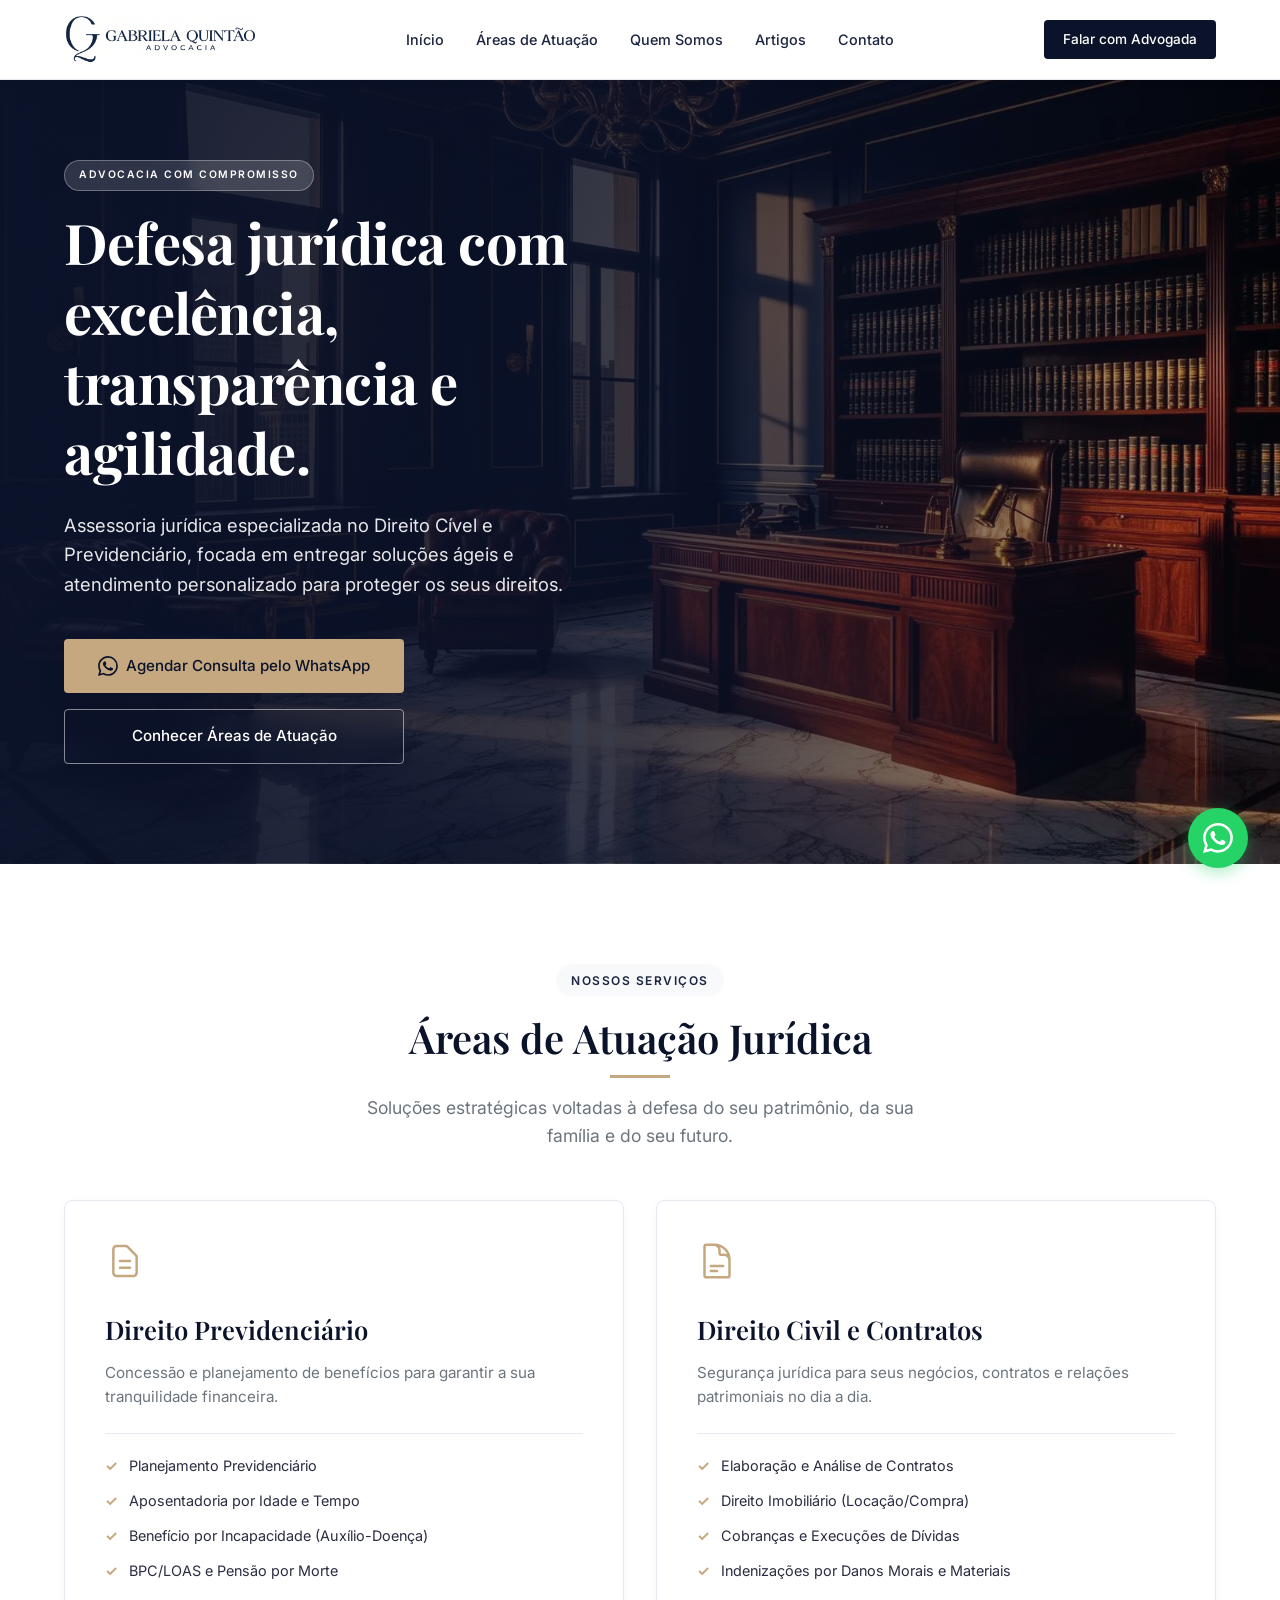
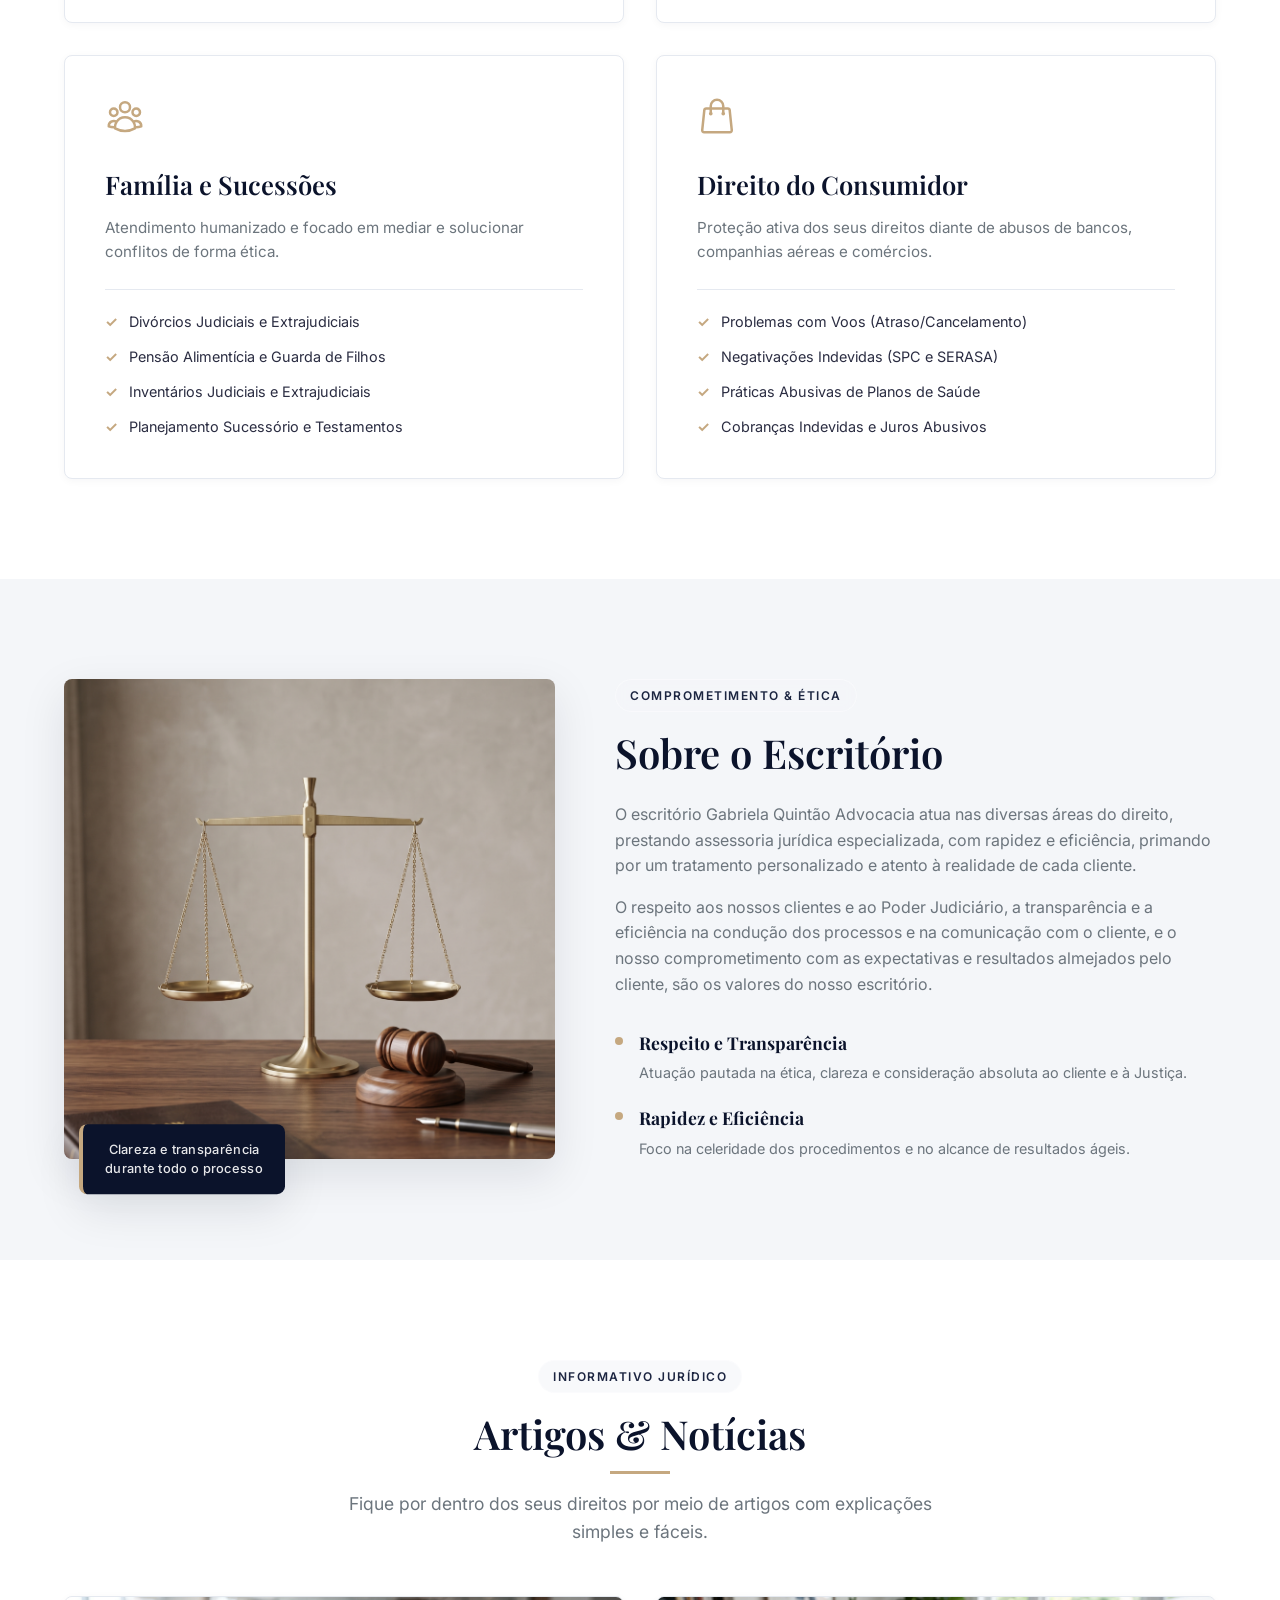
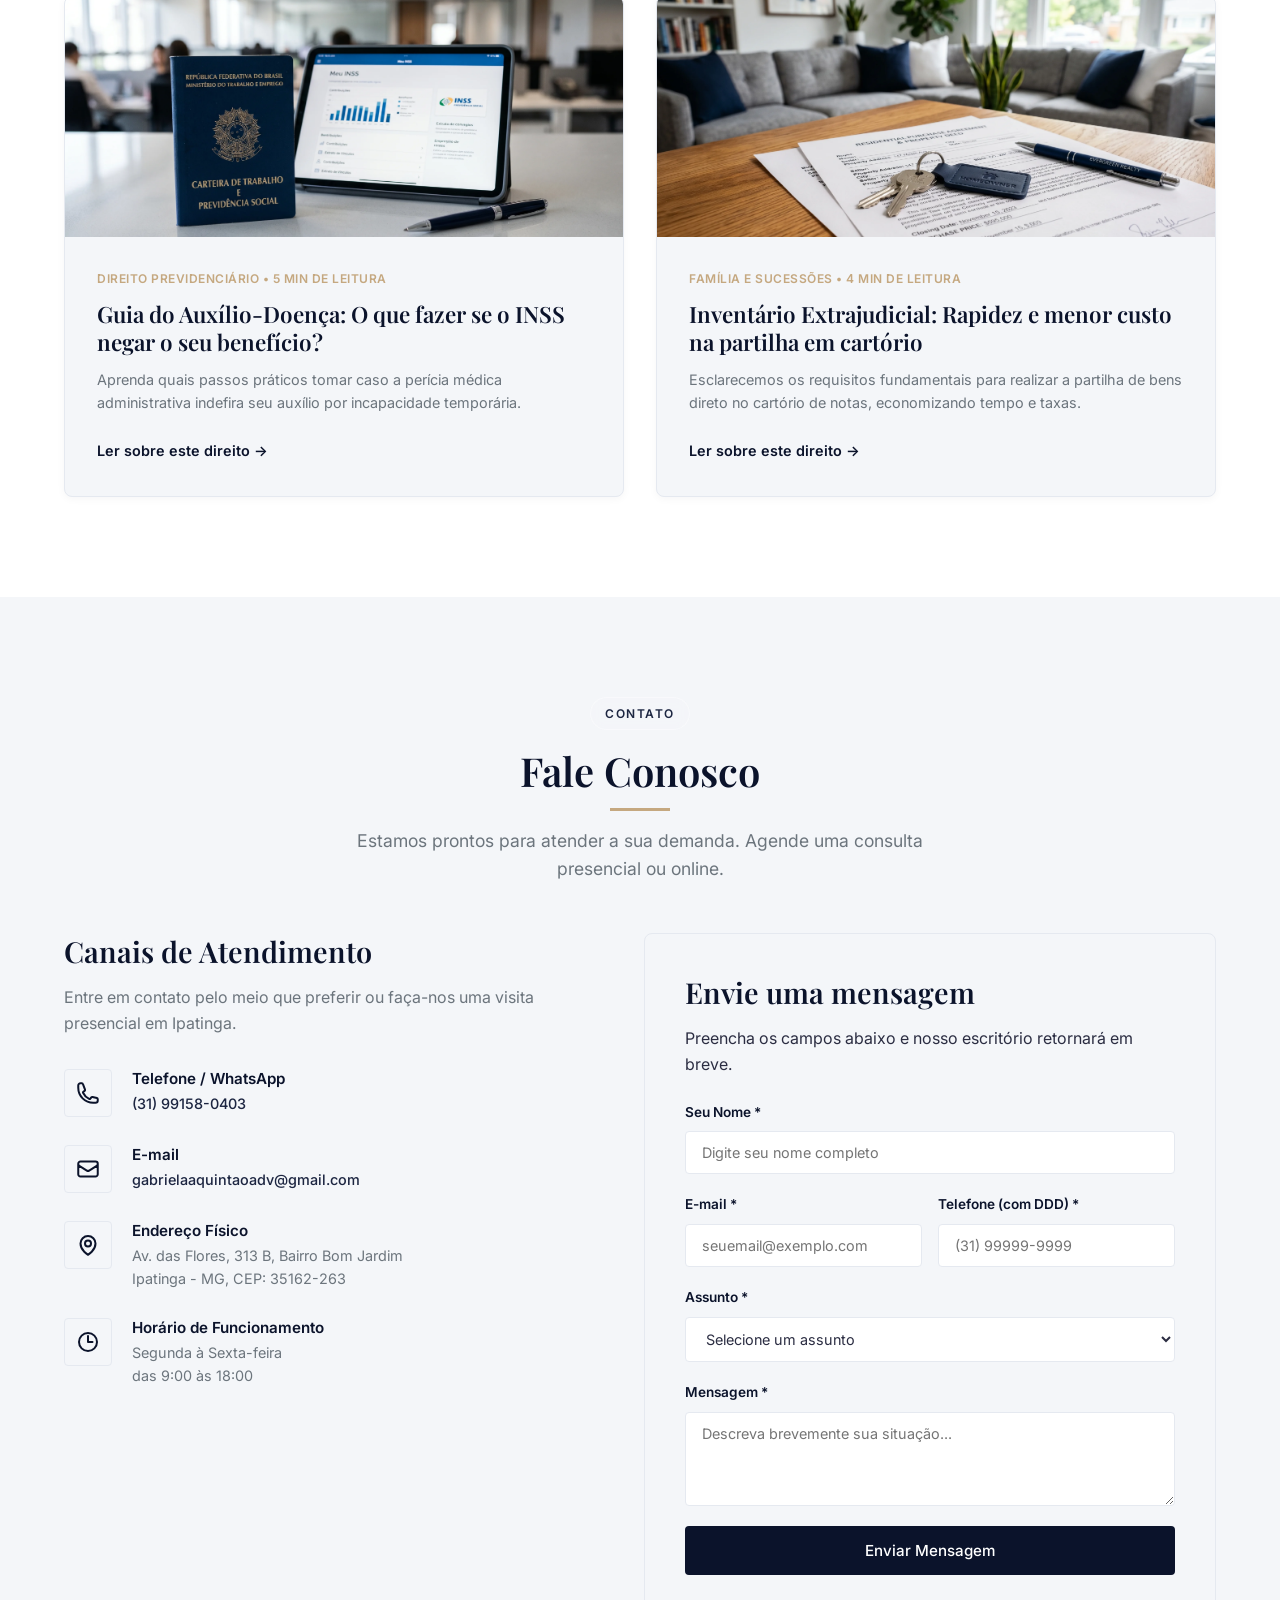
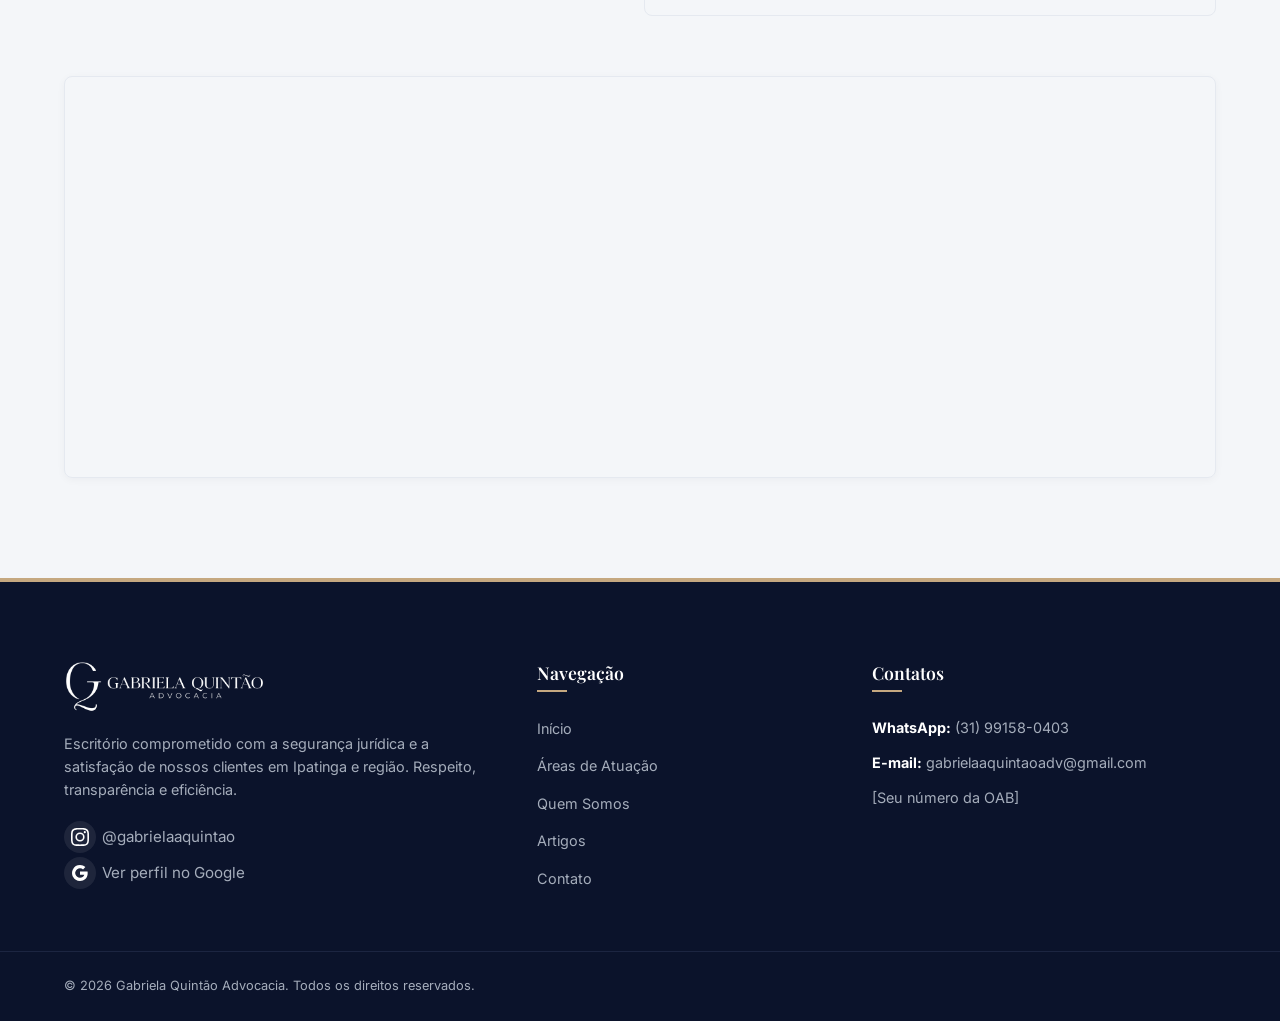
<file: index.html>
<!doctype html>
<html lang="pt-BR">
  <head>
    <meta charset="UTF-8" />
    <meta name="viewport" content="width=device-width, initial-scale=1.0" />
    <title>
      Gabriela Quintão Advocacia | Escritório de Advocacia em Ipatinga
    </title>
    <meta
      name="description"
      content="Assessoria jurídica especializada em Direito Cível, Previdenciário, Família e Consumidor. Atendimento atencioso, ágil e comprometido em Ipatinga, MG."
    />

    <!-- Google Fonts -->
    <link rel="preconnect" href="https://fonts.googleapis.com" />
    <link rel="preconnect" href="https://fonts.gstatic.com" crossorigin />
    <link
      href="https://fonts.googleapis.com/css2?family=Inter:wght@300;400;500;600;700&family=Playfair+Display:ital,wght@0,400;0,500;0,600;0,700;1,400&display=swap"
      rel="stylesheet"
    />

    <!-- Link para o CSS principal -->
    <link rel="stylesheet" href="assets/css/style.css" />
  </head>
  <body>
    <!-- Header / Menu de Navegação -->
    <header class="main-header">
      <div class="header-container">
        <a href="index.html#home" class="logo-link">
          <!-- Se o usuário colocar a logo, carrega a imagem, senão mostra texto estilizado -->
          <div class="logo-box">
            <img
              src="assets/images/logo_azul.webp"
              alt="Gabriela Quintão Advocacia"
              class="logo-img-file"
              onload="
                this.nextElementSibling.style.display = 'none';
                this.nextElementSibling.nextElementSibling.style.display =
                  'none';
              "
              onerror="this.style.display = 'none'"
            />
            <span class="logo-initials">GQ</span>
            <div class="logo-text">
              <span class="logo-title">GABRIELA QUINTÃO</span>
              <span class="logo-subtitle">ADVOCACIA</span>
            </div>
          </div>
        </a>

        <!-- Navegação Desktop -->
        <nav class="desktop-nav">
          <ul>
            <li><a href="index.html#home">Início</a></li>
            <li><a href="index.html#areas">Áreas de Atuação</a></li>
            <li><a href="index.html#sobre">Quem Somos</a></li>
            <li><a href="index.html#artigos">Artigos</a></li>
            <li><a href="index.html#contato">Contato</a></li>
          </ul>
        </nav>

        <!-- Botão de Ação Rápida (CTA) -->
        <div class="header-cta">
          <a
            href="https://wa.me/5531991580403?text=Olá,%20Dra.%20Gabriela.%20Gostaria%20de%20agendar%20uma%20consulta%20jurídica."
            target="_blank"
            class="btn btn-primary btn-sm"
          >
            Falar com Advogada
          </a>
        </div>

        <!-- Botão Menu Mobile (Hamburguer) -->
        <button class="mobile-menu-toggle" aria-label="Abrir Menu">
          <span class="bar"></span>
          <span class="bar"></span>
          <span class="bar"></span>
        </button>
      </div>
    </header>

    <!-- Navegação Mobile (Drawer) -->
    <div class="mobile-nav-overlay"></div>
    <nav class="mobile-nav">
      <div class="mobile-nav-header">
        <div class="logo-box">
          <img
            src="assets/images/logo_azul.webp"
            alt="Gabriela Quintão Advocacia"
            class="logo-img-file"
            onload="
              this.nextElementSibling.style.display = 'none';
              this.nextElementSibling.nextElementSibling.style.display = 'none';
            "
            onerror="this.style.display = 'none'"
          />
          <span class="logo-initials">GQ</span>
          <div class="logo-text">
            <span class="logo-title">GABRIELA QUINTÃO</span>
            <span class="logo-subtitle">ADVOCACIA</span>
          </div>
        </div>
        <button class="mobile-menu-close" aria-label="Fechar Menu">
          &times;
        </button>
      </div>
      <ul>
        <li><a href="index.html#home">Início</a></li>
        <li><a href="index.html#areas">Áreas de Atuação</a></li>
        <li><a href="index.html#sobre">Quem Somos</a></li>
        <li><a href="index.html#artigos">Artigos</a></li>
        <li><a href="index.html#contato">Contato</a></li>
      </ul>
      <div class="mobile-nav-footer">
        <a
          href="https://wa.me/5531991580403?text=Olá,%20Dra.%20Gabriela.%20Gostaria%20de%20agendar%20uma%20consulta%20jurídica."
          target="_blank"
          class="btn btn-primary w-full"
        >
          Agendar Consulta
        </a>
      </div>
    </nav>

    <!-- Hero Section (Seção de Destaque) -->
    <section id="home" class="hero-section">
      <div class="container hero-container">
        <div class="hero-content">
          <span class="badge">Advocacia com Compromisso</span>
          <h1>Defesa jurídica com excelência, transparência e agilidade.</h1>
          <p>
            Assessoria jurídica especializada no Direito Cível e Previdenciário,
            focada em entregar soluções ágeis e atendimento personalizado para
            proteger os seus direitos.
          </p>
          <div class="hero-actions">
            <a
              href="https://wa.me/5531991580403?text=Olá,%20Dra.%20Gabriela.%20Gostaria%20de%20agendar%20uma%20consulta%20jurídica."
              target="_blank"
              class="btn btn-primary"
            >
              <svg
                class="icon-whatsapp"
                viewBox="0 0 16 16"
                width="20"
                height="20"
                fill="currentColor"
              >
                <path
                  d="M13.601 2.326A7.85 7.85 0 0 0 7.994 0C3.627 0 .068 3.558.064 7.926c0 1.399.366 2.76 1.057 3.965L0 16l4.204-1.102a7.9 7.9 0 0 0 3.79.965h.004c4.368 0 7.926-3.558 7.93-7.93A7.9 7.9 0 0 0 13.6 2.326zM7.994 14.521a6.6 6.6 0 0 1-3.356-.92l-.24-.144-2.494.654.666-2.433-.156-.251a6.56 6.56 0 0 1-1.007-3.505c0-3.626 2.957-6.584 6.591-6.584a6.56 6.56 0 0 1 4.66 1.931 6.56 6.56 0 0 1 1.928 4.66c-.004 3.639-2.961 6.592-6.592 6.592m3.615-4.934c-.197-.099-1.17-.578-1.353-.646-.182-.065-.315-.099-.445.099-.133.197-.513.646-.627.775-.114.133-.232.148-.43.05-.197-.1-.836-.308-1.592-.985-.59-.525-.985-1.175-1.103-1.372-.114-.198-.011-.304.088-.403.087-.088.197-.232.296-.346.1-.114.133-.198.198-.33.065-.134.034-.248-.015-.347-.05-.099-.445-1.076-.612-1.47-.16-.389-.323-.335-.445-.34-.114-.007-.247-.007-.38-.007a.73.73 0 0 0-.529.247c-.182.198-.691.677-.691 1.654s.71 1.916.81 2.049c.098.133 1.394 2.132 3.383 2.992.47.205.84.326 1.129.418.475.152.904.129 1.246.08.38-.058 1.171-.48 1.338-.943.164-.464.164-.86.114-.943-.049-.084-.182-.133-.38-.232"
                />
              </svg>
              Agendar Consulta pelo WhatsApp
            </a>
            <a href="index.html#areas" class="btn btn-outline"
              >Conhecer Áreas de Atuação</a
            >
          </div>
        </div>
      </div>
    </section>

    <!-- Áreas de Atuação -->
    <section id="areas" class="areas-section">
      <div class="container">
        <div class="section-header text-center">
          <span class="badge">Nossos Serviços</span>
          <h2>Áreas de Atuação Jurídica</h2>
          <p class="section-subtitle">
            Soluções estratégicas voltadas à defesa do seu patrimônio, da sua
            família e do seu futuro.
          </p>
        </div>

        <div class="areas-grid">
          <!-- Direito Previdenciário -->
          <div class="area-card">
            <div class="card-icon">
              <!-- SVG Previdenciário (Calendário/Escudo/Garantias) -->
              <svg
                viewBox="0 0 24 24"
                width="40"
                height="40"
                fill="none"
                stroke="currentColor"
                stroke-width="1.5"
              >
                <path
                  stroke-linecap="round"
                  stroke-linejoin="round"
                  d="M9 12h6m-6 4h6m2 5H7a2 2 0 01-2-2V5a2 2 0 012-2h5.586a1 1 0 01.707.293l5.414 5.414a1 1 0 01.293.707V19a2 2 0 01-2 2z"
                />
              </svg>
            </div>
            <h3>Direito Previdenciário</h3>
            <p class="card-desc">
              Concessão e planejamento de benefícios para garantir a sua
              tranquilidade financeira.
            </p>
            <ul class="card-list">
              <li>Planejamento Previdenciário</li>
              <li>Aposentadoria por Idade e Tempo</li>
              <li>Benefício por Incapacidade (Auxílio-Doença)</li>
              <li>BPC/LOAS e Pensão por Morte</li>
            </ul>
          </div>

          <!-- Direito Civil e Contratos -->
          <div class="area-card">
            <div class="card-icon">
              <!-- SVG Civil (Contrato/Acordo) -->
              <svg
                viewBox="0 0 24 24"
                width="40"
                height="40"
                fill="none"
                stroke="currentColor"
                stroke-width="1.5"
              >
                <path
                  stroke-linecap="round"
                  stroke-linejoin="round"
                  d="M19.5 14.25v-2.625a3.375 3.375 0 00-3.375-3.375h-1.5A1.125 1.125 0 0113.5 7.125v-1.5a3.375 3.375 0 00-3.375-3.375H8.25m0 12.75h7.5m-7.5 3H12M10.5 2.25H5.625c-.621 0-1.125.504-1.125 1.125v17.25c0 .621.504 1.125 1.125 1.125h12.75c.621 0 1.125-.504 1.125-1.125V11.25a9 9 0 00-9-9z"
                />
              </svg>
            </div>
            <h3>Direito Civil e Contratos</h3>
            <p class="card-desc">
              Segurança jurídica para seus negócios, contratos e relações
              patrimoniais no dia a dia.
            </p>
            <ul class="card-list">
              <li>Elaboração e Análise de Contratos</li>
              <li>Direito Imobiliário (Locação/Compra)</li>
              <li>Cobranças e Execuções de Dívidas</li>
              <li>Indenizações por Danos Morais e Materiais</li>
            </ul>
          </div>

          <!-- Direito de Família e Sucessões -->
          <div class="area-card">
            <div class="card-icon">
              <!-- SVG Família (Balança/Pessoas) -->
              <svg
                viewBox="0 0 24 24"
                width="40"
                height="40"
                fill="none"
                stroke="currentColor"
                stroke-width="1.5"
              >
                <path
                  stroke-linecap="round"
                  stroke-linejoin="round"
                  d="M18 18.72a9.094 9.094 0 003.741-.479 3 3 0 00-4.682-2.72m.94 3.198l.001.031c0 .225-.012.447-.037.666A11.944 11.944 0 0112 21c-2.17 0-4.207-.576-5.963-1.584A6.062 6.062 0 016 18.719m12 0a5.971 5.971 0 00-.941-3.197m0 0A5.995 5.995 0 0012 12.75a5.995 5.995 0 00-5.058 2.772m0 0a3 3 0 00-4.681 2.72 8.986 8.986 0 003.74.477m.94-3.197a5.971 5.971 0 00-.94 3.197M15 6.75a3 3 0 11-6 0 3 3 0 016 0zm6 3a2.25 2.25 0 11-4.5 0 2.25 2.25 0 014.5 0zm-13.5 0a2.25 2.25 0 11-4.5 0 2.25 2.25 0 014.5 0z"
                />
              </svg>
            </div>
            <h3>Família e Sucessões</h3>
            <p class="card-desc">
              Atendimento humanizado e focado em mediar e solucionar conflitos
              de forma ética.
            </p>
            <ul class="card-list">
              <li>Divórcios Judiciais e Extrajudiciais</li>
              <li>Pensão Alimentícia e Guarda de Filhos</li>
              <li>Inventários Judiciais e Extrajudiciais</li>
              <li>Planejamento Sucessório e Testamentos</li>
            </ul>
          </div>

          <!-- Direito do Consumidor -->
          <div class="area-card">
            <div class="card-icon">
              <!-- SVG Consumidor (Sacola/Proteção) -->
              <svg
                viewBox="0 0 24 24"
                width="40"
                height="40"
                fill="none"
                stroke="currentColor"
                stroke-width="1.5"
              >
                <path
                  stroke-linecap="round"
                  stroke-linejoin="round"
                  d="M15.75 10.5V6a3.75 3.75 0 10-7.5 0v4.5m11.356-1.993l1.263 12c.07.665-.45 1.243-1.119 1.243H4.25a1.125 1.125 0 01-1.12-1.243l1.264-12A1.125 1.125 0 015.513 7.5h12.974c.576 0 1.059.435 1.119 1.007zM8.625 10.5a.375.375 0 11-.75 0 .375.375 0 01.75 0zm7.5 0a.375.375 0 11-.75 0 .375.375 0 01.75 0z"
                />
              </svg>
            </div>
            <h3>Direito do Consumidor</h3>
            <p class="card-desc">
              Proteção ativa dos seus direitos diante de abusos de bancos,
              companhias aéreas e comércios.
            </p>
            <ul class="card-list">
              <li>Problemas com Voos (Atraso/Cancelamento)</li>
              <li>Negativações Indevidas (SPC e SERASA)</li>
              <li>Práticas Abusivas de Planos de Saúde</li>
              <li>Cobranças Indevidas e Juros Abusivos</li>
            </ul>
          </div>
        </div>
      </div>
    </section>

    <!-- Quem Somos Section -->
    <section id="sobre" class="about-section">
      <div class="container about-container">
        <div class="about-image-wrapper">
          <img
            src="assets/images/quem_somos_generica.webp"
            alt="Dra. Gabriela Quintão Advocacia"
            class="about-image"
            onerror="
              this.src =
                'https://images.unsplash.com/photo-1560250097-0b93528c311a?q=80&w=600&auto=format&fit=crop'
            "
          />
          <div class="experience-badge">
            <span class="exp-text"
              >Clareza e transparência<br />durante todo o processo</span
            >
          </div>
        </div>
        <div class="about-content">
          <span class="badge">Comprometimento & Ética</span>
          <h2>Sobre o Escritório</h2>
          <p>
            O escritório Gabriela Quintão Advocacia atua nas diversas áreas do
            direito, prestando assessoria jurídica especializada, com rapidez e
            eficiência, primando por um tratamento personalizado e atento à
            realidade de cada cliente.
          </p>
          <p>
            O respeito aos nossos clientes e ao Poder Judiciário, a
            transparência e a eficiência na condução dos processos e na
            comunicação com o cliente, e o nosso comprometimento com as
            expectativas e resultados almejados pelo cliente, são os valores do
            nosso escritório.
          </p>

          <div class="about-values">
            <div class="value-item">
              <span class="value-bullet"></span>
              <div>
                <strong>Respeito e Transparência</strong>
                <p>
                  Atuação pautada na ética, clareza e consideração absoluta ao
                  cliente e à Justiça.
                </p>
              </div>
            </div>
            <div class="value-item">
              <span class="value-bullet"></span>
              <div>
                <strong>Rapidez e Eficiência</strong>
                <p>
                  Foco na celeridade dos procedimentos e no alcance de
                  resultados ágeis.
                </p>
              </div>
            </div>
          </div>
        </div>
      </div>
    </section>

    <!-- Seção de Artigos / Blog (Para SEO e Autoridade) -->
    <section id="artigos" class="blog-section">
      <div class="container">
        <div class="section-header text-center">
          <span class="badge">Informativo Jurídico</span>
          <h2>Artigos & Notícias</h2>
          <p class="section-subtitle">
            Fique por dentro dos seus direitos por meio de artigos com
            explicações simples e fáceis.
          </p>
        </div>

        <div class="blog-grid">
          <!-- Artigo 1 -->
          <article class="blog-card">
            <div class="blog-image-box">
              <img
                src="assets/images/artigo_inss.webp"
                alt="Documentos e carteira de trabalho"
                class="blog-img"
                onerror="
                  this.src =
                    'https://images.unsplash.com/photo-1450133064473-71024230f91b?q=80&w=400&auto=format&fit=crop'
                "
              />
            </div>
            <div class="blog-body">
              <div class="blog-meta">
                Direito Previdenciário • 5 min de leitura
              </div>
              <h3>
                Guia do Auxílio-Doença: O que fazer se o INSS negar o seu
                benefício?
              </h3>
              <p>
                Aprenda quais passos práticos tomar caso a perícia médica
                administrativa indefira seu auxílio por incapacidade temporária.
              </p>
              <a href="artigo-auxilio-doenca.html" class="blog-link">
                Ler sobre este direito &rarr;
              </a>
            </div>
          </article>

          <!-- Artigo 2 -->
          <article class="blog-card">
            <div class="blog-image-box">
              <img
                src="assets/images/artigo_inventario.webp"
                alt="Acordo familiar sobre mesa"
                class="blog-img"
                onerror="
                  this.src =
                    'https://images.unsplash.com/photo-1582407947304-fd86f028f716?q=80&w=400&auto=format&fit=crop'
                "
              />
            </div>
            <div class="blog-body">
              <div class="blog-meta">
                Família e Sucessões • 4 min de leitura
              </div>
              <h3>
                Inventário Extrajudicial: Rapidez e menor custo na partilha em
                cartório
              </h3>
              <p>
                Esclarecemos os requisitos fundamentais para realizar a partilha
                de bens direto no cartório de notas, economizando tempo e taxas.
              </p>
              <a href="artigo-inventario-extrajudicial.html" class="blog-link">
                Ler sobre este direito &rarr;
              </a>
            </div>
          </article>
        </div>
      </div>
    </section>

    <!-- Contato e Localização -->
    <section id="contato" class="contact-section">
      <div class="container">
        <div class="section-header text-center">
          <span class="badge">Contato</span>
          <h2>Fale Conosco</h2>
          <p class="section-subtitle">
            Estamos prontos para atender a sua demanda. Agende uma consulta
            presencial ou online.
          </p>
        </div>

        <div class="contact-grid">
          <!-- Informações de Contato -->
          <div class="contact-info">
            <h3>Canais de Atendimento</h3>
            <p class="contact-intro">
              Entre em contato pelo meio que preferir ou faça-nos uma visita
              presencial em Ipatinga.
            </p>

            <div class="info-items">
              <!-- Telefone -->
              <div class="info-item">
                <div class="info-icon">
                  <svg
                    viewBox="0 0 24 24"
                    width="24"
                    height="24"
                    fill="none"
                    stroke="currentColor"
                    stroke-width="2"
                  >
                    <path
                      stroke-linecap="round"
                      stroke-linejoin="round"
                      d="M2.25 6.75c0 8.284 6.716 15 15 15h2.25a2.25 2.25 0 002.25-2.25v-1.372c0-.516-.351-.966-.852-1.091l-4.423-1.106c-.44-.11-.902.055-1.173.417l-.97 1.293c-.282.376-.769.542-1.21.302a12.01 12.01 0 01-5.907-5.907c-.44-.44-.274-.927.101-1.21l1.293-.97a1.125 1.125 0 00.417-1.173L6.963 3.102a1.125 1.125 0 00-1.091-.852H4.5A2.25 2.25 0 002.25 4.5v2.25z"
                    />
                  </svg>
                </div>
                <div>
                  <h4>Telefone / WhatsApp</h4>
                  <p>
                    <a href="https://wa.me/5531991580403" class="contact-link"
                      >(31) 99158-0403</a
                    >
                  </p>
                </div>
              </div>

              <!-- E-mail -->
              <div class="info-item">
                <div class="info-icon">
                  <svg
                    viewBox="0 0 24 24"
                    width="24"
                    height="24"
                    fill="none"
                    stroke="currentColor"
                    stroke-width="2"
                  >
                    <path
                      stroke-linecap="round"
                      stroke-linejoin="round"
                      d="M21.75 6.75v10.5a2.25 2.25 0 01-2.25 2.25h-15a2.25 2.25 0 01-2.25-2.25V6.75m19.5 0A2.25 2.25 0 0019.5 4.5h-15a2.25 2.25 0 00-2.25 2.25m19.5 0v.243a2.25 2.25 0 01-1.07 1.916l-7.5 4.615a2.25 2.25 0 01-2.36 0L3.32 8.91a2.25 2.25 0 01-1.07-1.916V6.75"
                    />
                  </svg>
                </div>
                <div>
                  <h4>E-mail</h4>
                  <p>
                    <a
                      href="mailto:gabrielaaquintaoadv@gmail.com"
                      class="contact-link"
                      >gabrielaaquintaoadv@gmail.com</a
                    >
                  </p>
                </div>
              </div>

              <!-- Endereço -->
              <div class="info-item">
                <div class="info-icon">
                  <svg
                    viewBox="0 0 24 24"
                    width="24"
                    height="24"
                    fill="none"
                    stroke="currentColor"
                    stroke-width="2"
                  >
                    <path
                      stroke-linecap="round"
                      stroke-linejoin="round"
                      d="M15 10.5a3 3 0 11-6 0 3 3 0 016 0z"
                    />
                    <path
                      stroke-linecap="round"
                      stroke-linejoin="round"
                      d="M19.5 10.5c0 7.142-7.5 11.25-7.5 11.25s-7.5-4.108-7.5-11.25a7.5 7.5 0 1115 0z"
                    />
                  </svg>
                </div>
                <div>
                  <h4>Endereço Físico</h4>
                  <p>
                    Av. das Flores, 313 B, Bairro Bom Jardim<br />Ipatinga - MG,
                    CEP: 35162-263
                  </p>
                </div>
              </div>

              <!-- Horários -->
              <div class="info-item">
                <div class="info-icon">
                  <svg
                    viewBox="0 0 24 24"
                    width="24"
                    height="24"
                    fill="none"
                    stroke="currentColor"
                    stroke-width="2"
                  >
                    <path
                      stroke-linecap="round"
                      stroke-linejoin="round"
                      d="M12 6v6h4.5m4.5 0a9 9 0 11-18 0 9 9 0 0118 0z"
                    />
                  </svg>
                </div>
                <div>
                  <h4>Horário de Funcionamento</h4>
                  <p>Segunda à Sexta-feira<br />das 9:00 às 18:00</p>
                </div>
              </div>
            </div>
          </div>

          <!-- Formulário de Contato -->
          <div class="contact-form-box">
            <h3>Envie uma mensagem</h3>
            <p>
              Preencha os campos abaixo e nosso escritório retornará em breve.
            </p>
            <form id="js-contact-form" class="contact-form">
              <div class="form-group">
                <label for="name">Seu Nome *</label>
                <input
                  type="text"
                  id="name"
                  name="name"
                  required
                  placeholder="Digite seu nome completo"
                />
              </div>
              <div class="form-row">
                <div class="form-group">
                  <label for="email">E-mail *</label>
                  <input
                    type="email"
                    id="email"
                    name="email"
                    required
                    placeholder="seuemail@exemplo.com"
                  />
                </div>
                <div class="form-group">
                  <label for="phone">Telefone (com DDD) *</label>
                  <input
                    type="tel"
                    id="phone"
                    name="phone"
                    required
                    placeholder="(31) 99999-9999"
                  />
                </div>
              </div>
              <div class="form-group">
                <label for="subject">Assunto *</label>
                <select id="subject" name="subject" required>
                  <option value="" disabled selected>
                    Selecione um assunto
                  </option>
                  <option value="Previdenciário">
                    Direito Previdenciário (Aposentadorias, INSS)
                  </option>
                  <option value="Civil">Direito Civil e Contratos</option>
                  <option value="Família">
                    Direito de Família (Divórcio, Inventário)
                  </option>
                  <option value="Consumidor">Direito do Consumidor</option>
                  <option value="Outros">Outro Assunto</option>
                </select>
              </div>
              <div class="form-group">
                <label for="message">Mensagem *</label>
                <textarea
                  id="message"
                  name="message"
                  rows="4"
                  required
                  placeholder="Descreva brevemente sua situação..."
                ></textarea>
              </div>
              <button type="submit" class="btn btn-primary w-full">
                Enviar Mensagem
              </button>
              <div id="form-feedback" class="form-feedback"></div>
            </form>
          </div>
        </div>

        <!-- Mapa Físico Google Maps -->
        <div class="map-wrapper">
          <iframe
            src="https://www.google.com/maps/embed?pb=!1m18!1m12!1m3!1d3760.370505191097!2d-42.5458021!3d-19.4611593!2m3!1f0!2f0!3f0!3m2!1i1024!2i768!4f13.1!3m3!1m2!1s0x800a7b46fb4b5d%3A0xc07a82c40c3c8ab7!2sAv.%20das%20Flores%2C%20313%20-%20Bom%20Jardim%2C%20Ipatinga%20-%20MG%2C%2035162-263!5e0!3m2!1spt-BR!2sbr!4v1700000000000!5m2!1spt-BR!2sbr"
            width="100%"
            height="400"
            style="border: 0"
            allowfullscreen=""
            loading="lazy"
            referrerpolicy="no-referrer-when-downgrade"
          >
          </iframe>
        </div>
      </div>
    </section>

    <!-- Rodapé (Footer) -->
    <footer class="main-footer">
      <div class="container footer-container">
        <div class="footer-about">
          <img
            src="assets/images/logo_branca.webp"
            alt="Gabriela Quintão Advocacia"
            class="footer-logo-img"
          />
          <p>
            Escritório comprometido com a segurança jurídica e a satisfação de
            nossos clientes em Ipatinga e região. Respeito, transparência e
            eficiência.
          </p>
          <div class="footer-socials">
            <a
              href="https://www.instagram.com/gabrielaaquintao"
              target="_blank"
              rel="noopener"
              class="instagram-card"
            >
              <div class="instagram-icon-box">
                <svg
                  viewBox="0 0 24 24"
                  width="18"
                  height="18"
                  fill="currentColor"
                >
                  <path
                    d="M12 2.163c3.204 0 3.584.012 4.85.07 3.252.148 4.771 1.691 4.919 4.919.058 1.265.069 1.645.069 4.849 0 3.205-.012 3.584-.069 4.849-.149 3.225-1.664 4.771-4.919 4.919-1.266.058-1.644.07-4.85.07-3.204 0-3.584-.012-4.849-.07-3.26-.149-4.771-1.699-4.919-4.92-.058-1.265-.07-1.644-.07-4.849 0-3.204.013-3.583.07-4.849.149-3.227 1.664-4.771 4.919-4.919 1.266-.057 1.645-.069 4.849-.069zM12 0C8.741 0 8.333.014 7.053.072 2.695.272.273 2.69.073 7.051.014 8.333 0 8.741 0 12c0 3.259.014 3.668.072 4.948.2 4.358 2.618 6.78 6.98 6.98C8.333 23.986 8.741 24 12 24c3.259 0 3.668-.014 4.948-.072 4.354-.2 6.782-2.618 6.979-6.98.059-1.28.073-1.689.073-4.948 0-3.259-.014-3.667-.072-4.947-.196-4.354-2.617-6.78-6.979-6.98C15.668.014 15.259 0 12 0zm0 5.838a6.162 6.162 0 1 0 0 12.324 6.162 6.162 0 0 0 0-12.324zM12 16a4 4 0 1 1 0-8 4 4 0 0 1 0 8zm6.406-11.845a1.44 1.44 0 1 0 0 2.881 1.44 1.44 0 0 0 0-2.881z"
                  />
                </svg>
              </div>
              <span class="instagram-handle">@gabrielaaquintao</span>
            </a>
            <a
              href="https://share.google/8INXoszkCLMccwy1Y"
              target="_blank"
              rel="noopener noreferrer"
              class="google-footer-card"
              id="footer-google-link"
            >
              <div class="google-footer-icon-box">
                <svg
                  viewBox="0 0 18 18"
                  width="16"
                  height="16"
                  fill="currentColor"
                  xmlns="http://www.w3.org/2000/svg"
                >
                  <path
                    d="M17.64 9.2c0-.63-.06-1.25-.16-1.84H9v3.48h4.84c-.21 1.12-.85 2.07-1.8 2.71v2.25h2.92c1.7-1.57 2.68-3.88 2.68-6.6z"
                  />
                  <path
                    d="M9 18c2.43 0 4.47-.8 5.96-2.18l-2.92-2.25c-.8.54-1.83.86-3.04.86-2.34 0-4.33-1.57-5.04-3.69H.96v2.31A8.997 8.997 0 0 0 9 18z"
                  />
                  <path
                    d="M3.96 10.74A5.41 5.41 0 0 1 3.6 9c0-.6.1-1.18.27-1.74V4.95H.96A9 9 0 0 0 0 9c0 1.45.35 2.83.96 4.05l3-2.31z"
                  />
                  <path
                    d="M9 3.58c1.32 0 2.5.45 3.44 1.35l2.58-2.58C13.46.99 11.43 0 9 0A8.997 8.997 0 0 0 .96 4.95l3 2.31C4.67 5.16 6.66 3.58 9 3.58z"
                  />
                </svg>
              </div>
              <span class="google-footer-handle">Ver perfil no Google</span>
            </a>
          </div>
        </div>
        <div class="footer-links">
          <h4>Navegação</h4>
          <ul>
            <li><a href="index.html#home">Início</a></li>
            <li><a href="index.html#areas">Áreas de Atuação</a></li>
            <li><a href="index.html#sobre">Quem Somos</a></li>
            <li><a href="index.html#artigos">Artigos</a></li>
            <li><a href="index.html#contato">Contato</a></li>
          </ul>
        </div>
        <div class="footer-contact">
          <h4>Contatos</h4>
          <p><strong>WhatsApp:</strong> (31) 99158-0403</p>
          <p><strong>E-mail:</strong> gabrielaaquintaoadv@gmail.com</p>
          <p>[Seu número da OAB]</p>
        </div>
      </div>
      <div class="footer-bottom">
        <div class="container">
          <p>
            &copy; <span id="js-year">2026</span> Gabriela Quintão Advocacia.
            Todos os direitos reservados.
          </p>
        </div>
      </div>
    </footer>

    <!-- Botão Flutuante do WhatsApp -->
    <a
      href="https://wa.me/5531991580403?text=Olá,%20Dra.%20Gabriela.%20Gostaria%20de%20agendar%20uma%20consulta%20jurídica."
      target="_blank"
      class="float-whatsapp"
      aria-label="Falar conosco pelo WhatsApp"
    >
      <svg viewBox="0 0 16 16" width="30" height="30" fill="currentColor">
        <path
          d="M13.601 2.326A7.85 7.85 0 0 0 7.994 0C3.627 0 .068 3.558.064 7.926c0 1.399.366 2.76 1.057 3.965L0 16l4.204-1.102a7.9 7.9 0 0 0 3.79.965h.004c4.368 0 7.926-3.558 7.93-7.93A7.9 7.9 0 0 0 13.6 2.326zM7.994 14.521a6.6 6.6 0 0 1-3.356-.92l-.24-.144-2.494.654.666-2.433-.156-.251a6.56 6.56 0 0 1-1.007-3.505c0-3.626 2.957-6.584 6.591-6.584a6.56 6.56 0 0 1 4.66 1.931 6.56 6.56 0 0 1 1.928 4.66c-.004 3.639-2.961 6.592-6.592 6.592m3.615-4.934c-.197-.099-1.17-.578-1.353-.646-.182-.065-.315-.099-.445.099-.133.197-.513.646-.627.775-.114.133-.232.148-.43.05-.197-.1-.836-.308-1.592-.985-.59-.525-.985-1.175-1.103-1.372-.114-.198-.011-.304.088-.403.087-.088.197-.232.296-.346.1-.114.133-.198.198-.33.065-.134.034-.248-.015-.347-.05-.099-.445-1.076-.612-1.47-.16-.389-.323-.335-.445-.34-.114-.007-.247-.007-.38-.007a.73.73 0 0 0-.529.247c-.182.198-.691.677-.691 1.654s.71 1.916.81 2.049c.098.133 1.394 2.132 3.383 2.992.47.205.84.326 1.129.418.475.152.904.129 1.246.08.38-.058 1.171-.48 1.338-.943.164-.464.164-.86.114-.943-.049-.084-.182-.133-.38-.232"
        />
      </svg>
    </a>

    <!-- Javascript principal -->
    <script src="assets/js/main.js"></script>
  </body>
</html>
</file>
<file: assets/css/style.css>
/* ==========================================================================
   DESIGN SYSTEM & VARIABLES
   ========================================================================== */
:root {
  /* Color Palette */
  --primary-dark: #0b132b; /* Deep Navy (Trust & Authority) */
  --primary-dark-medium: #1c2541; /* Medium Navy */
  --primary-accent: #c5a880; /* Luxury Soft Gold/Champagne */
  --primary-accent-hover: #b39369; /* Darker Gold */
  --bg-soft: #f4f6f9; /* Slate Light Grey */
  --bg-white: #ffffff;
  --text-main: #2b2d42; /* Charcoal for high readability */
  --text-muted: #6c757d; /* Slate Gray */
  --border-color: #e5e9f0; /* Clean border lines */

  /* Shadows */
  --shadow-sm: 0 2px 8px rgba(11, 19, 43, 0.04);
  --shadow-md: 0 8px 30px rgba(11, 19, 43, 0.06);
  --shadow-lg: 0 15px 45px rgba(11, 19, 43, 0.1);

  /* Border Radius */
  --radius-sm: 4px;
  --radius-md: 8px;
  --radius-lg: 16px;

  /* Transitions */
  --transition-fast: 0.2s ease;
  --transition-smooth: 0.3s cubic-bezier(0.25, 0.8, 0.25, 1);

  /* Layout */
  --header-height: 80px;
  --max-width: 1200px;
}

/* ==========================================================================
   RESET & BASE STYLES
   ========================================================================== */
*,
*::before,
*::after {
  box-sizing: border-box;
  margin: 0;
  padding: 0;
}

html {
  scroll-behavior: smooth;
  font-size: 16px;
  overflow-x: hidden;
  max-width: 100%;
}

body {
  font-family: "Inter", sans-serif;
  color: var(--text-main);
  background-color: var(--bg-white);
  line-height: 1.6;
  overflow-x: hidden;
  max-width: 100%;
  position: relative;
}

h1,
h2,
h3,
h4,
h5,
h6 {
  font-family: "Playfair Display", serif;
  font-weight: 600;
  color: var(--primary-dark);
  line-height: 1.25;
}

a {
  color: inherit;
  text-decoration: none;
  transition: var(--transition-fast);
}

ul {
  list-style: none;
}

img {
  max-width: 100%;
  height: auto;
  display: block;
}

.container {
  width: 100%;
  max-width: var(--max-width);
  margin: 0 auto;
  padding: 0 24px;
}

.w-full {
  width: 100%;
}

.text-center {
  text-align: center;
}

/* ==========================================================================
   REUSABLE COMPONENTS
   ========================================================================== */
/* Buttons */
.btn {
  display: inline-flex;
  align-items: center;
  justify-content: center;
  gap: 8px;
  padding: 14px 28px;
  font-size: 0.95rem;
  font-weight: 500;
  border-radius: var(--radius-sm);
  cursor: pointer;
  transition: var(--transition-smooth);
  font-family: "Inter", sans-serif;
  border: 1px solid transparent;
  max-width: 100%;
}

.btn-sm {
  padding: 8px 18px;
  font-size: 0.85rem;
}

.btn-primary {
  background-color: var(--primary-dark);
  color: var(--bg-white);
}

.btn-primary:hover {
  background-color: var(--primary-dark-medium);
  transform: translateY(-2px);
  box-shadow: var(--shadow-sm);
}

.btn-outline {
  background-color: rgba(255, 255, 255, 0.25);
  backdrop-filter: blur(10px);
  -webkit-backdrop-filter: blur(10px);
  color: var(--primary-dark);
  border: 1px solid rgba(11, 19, 43, 0.15);
  box-shadow: 0 4px 15px rgba(0, 0, 0, 0.03);
}

.btn-outline:hover {
  background-color: rgba(255, 255, 255, 0.45);
  color: var(--primary-dark);
  border-color: rgba(11, 19, 43, 0.3);
  transform: translateY(-2px);
  box-shadow: 0 6px 20px rgba(11, 19, 43, 0.08);
}

/* Badges */
.badge {
  display: inline-block;
  padding: 6px 14px;
  background-color: rgba(244, 246, 249, 0.6);
  backdrop-filter: blur(6px);
  -webkit-backdrop-filter: blur(6px);
  color: var(--primary-dark-medium);
  font-size: 0.75rem;
  font-weight: 600;
  text-transform: uppercase;
  letter-spacing: 1.5px;
  border-radius: 50px;
  border: 1px solid rgba(255, 255, 255, 0.4);
  margin-bottom: 16px;
}

/* Section Header */
.section-header {
  margin-bottom: 50px;
  display: flex;
  flex-direction: column;
  align-items: center;
}

.section-header h2 {
  font-size: 2.5rem;
  margin-bottom: 16px;
  position: relative;
  display: inline-block;
}

.section-header h2::after {
  content: "";
  display: block;
  width: 60px;
  height: 3px;
  background-color: var(--primary-accent);
  margin: 12px auto 0;
}

.section-subtitle {
  font-size: 1.1rem;
  color: var(--text-muted);
  max-width: 600px;
  margin: 0 auto;
}

/* ==========================================================================
   HEADER & NAVIGATION
   ========================================================================== */
.main-header {
  height: var(--header-height);
  background-color: var(--bg-white);
  position: fixed;
  top: 0;
  left: 0;
  width: 100%;
  z-index: 1000;
  border-bottom: 1px solid var(--border-color);
  box-shadow: var(--shadow-sm);
  transition: var(--transition-smooth);
}

.header-container {
  height: 100%;
  display: flex;
  align-items: center;
  justify-content: space-between;
  max-width: var(--max-width);
  margin: 0 auto;
  padding: 0 24px;
}

/* Logo Box */
.logo-box {
  display: flex;
  align-items: center;
  gap: 12px;
}

.logo-img-file {
  max-height: 48px;
  width: auto;
  object-fit: contain;
  border-radius: var(--radius-sm);
}

.logo-initials {
  font-family: "Playfair Display", serif;
  font-size: 1.8rem;
  font-weight: 700;
  background-color: var(--primary-dark);
  color: var(--primary-accent);
  width: 48px;
  height: 48px;
  display: flex;
  align-items: center;
  justify-content: center;
  border-radius: var(--radius-sm);
  border: 1px solid var(--primary-accent);
}

.logo-text {
  display: flex;
  flex-direction: column;
}

.logo-title {
  font-family: "Playfair Display", serif;
  font-size: 1.1rem;
  font-weight: 700;
  letter-spacing: 0.5px;
  color: var(--primary-dark);
}

.logo-subtitle {
  font-family: "Inter", sans-serif;
  font-size: 0.65rem;
  font-weight: 600;
  letter-spacing: 4px;
  color: var(--text-muted);
}

/* Desktop Nav */
.desktop-nav ul {
  display: flex;
  gap: 32px;
}

.desktop-nav a {
  font-size: 0.9rem;
  font-weight: 500;
  color: var(--primary-dark-medium);
}

.desktop-nav a:hover {
  color: var(--primary-accent-hover);
}

/* Mobile Menu Toggle */
.mobile-menu-toggle {
  display: none;
  flex-direction: column;
  gap: 6px;
  background: transparent;
  border: none;
  cursor: pointer;
  padding: 4px;
  z-index: 1002;
}

.mobile-menu-toggle .bar {
  width: 24px;
  height: 2px;
  background-color: var(--primary-dark);
  transition: var(--transition-fast);
}

/* ==========================================================================
   MOBILE NAV DRAWER
   ========================================================================== */
.mobile-nav-overlay {
  position: fixed;
  top: 0;
  left: 0;
  width: 100vw;
  height: 100vh;
  background-color: rgba(11, 19, 43, 0.4);
  backdrop-filter: blur(4px);
  z-index: 1001;
  opacity: 0;
  visibility: hidden;
  transition: var(--transition-smooth);
}

.mobile-nav-overlay.active {
  opacity: 1;
  visibility: visible;
}

.mobile-nav {
  position: fixed;
  top: 0;
  right: -300px;
  width: 300px;
  height: 100vh;
  background-color: var(--bg-white);
  z-index: 1002;
  padding: 32px;
  box-shadow: var(--shadow-lg);
  display: flex;
  flex-direction: column;
  justify-content: space-between;
  visibility: hidden;
  transition: right 0.3s cubic-bezier(0.25, 0.8, 0.25, 1), visibility 0.3s cubic-bezier(0.25, 0.8, 0.25, 1);
}

.mobile-nav.active {
  right: 0;
  visibility: visible;
}

.mobile-nav-header {
  display: flex;
  justify-content: space-between;
  align-items: center;
  margin-bottom: 40px;
}

.mobile-nav .logo-img-file {
  max-height: 38px;
}

.mobile-nav .logo-initials {
  width: 38px;
  height: 38px;
  font-size: 1.4rem;
}

.mobile-nav .logo-title {
  font-size: 0.95rem;
}

.mobile-nav .logo-subtitle {
  font-size: 0.55rem;
  letter-spacing: 3px;
}

.mobile-menu-close {
  font-size: 2rem;
  background: transparent;
  border: none;
  cursor: pointer;
  color: var(--primary-dark);
}

.mobile-nav ul {
  display: flex;
  flex-direction: column;
  gap: 24px;
}

.mobile-nav ul a {
  font-size: 1.1rem;
  font-weight: 500;
  color: var(--primary-dark);
  display: block;
  padding: 8px 0;
}

.mobile-nav-footer {
  margin-top: auto;
}

/* ==========================================================================
   HERO SECTION
   ========================================================================== */
.hero-section {
  padding-top: calc(var(--header-height) + 80px);
  padding-bottom: 100px;
  background-color: var(--primary-dark);
  background-image: linear-gradient(to right, rgba(11, 19, 43, 0.95) 0%, rgba(11, 19, 43, 0.8) 50%, rgba(11, 19, 43, 0.2) 100%), url("../images/foto_hero_office.webp");
  background-size: cover;
  background-position: center;
  background-repeat: no-repeat;
  display: flex;
  align-items: center;
  min-height: calc(100vh - var(--header-height));
}

.hero-container {
  display: flex;
  align-items: center;
  justify-content: flex-start;
  width: 100%;
}

.hero-content {
  max-width: 600px;
  width: 100%;
  z-index: 2;
}

.hero-content .badge {
  background-color: rgba(255, 255, 255, 0.15);
  color: var(--bg-white);
  border-color: rgba(255, 255, 255, 0.3);
  font-size: 0.65rem;
}

.hero-content h1 {
  font-size: 3.5rem;
  font-weight: 700;
  margin-bottom: 24px;
  letter-spacing: -0.5px;
  color: var(--bg-white);
}

.hero-content p {
  font-size: 1.15rem;
  color: rgba(255, 255, 255, 0.9);
  margin-bottom: 40px;
  max-width: 540px;
}

.hero-actions {
  display: flex;
  flex-wrap: wrap;
  gap: 16px;
}

.hero-actions .btn {
  width: 340px;
  max-width: 100%;
}

.hero-actions .btn-primary {
  background-color: var(--primary-accent);
  color: var(--primary-dark);
}

.hero-actions .btn-primary:hover {
  background-color: var(--primary-accent-hover);
}

.hero-actions .btn-outline {
  background-color: transparent;
  color: var(--bg-white);
  border-color: rgba(255, 255, 255, 0.5);
}

.hero-actions .btn-outline:hover {
  background-color: rgba(255, 255, 255, 0.1);
  color: var(--bg-white);
  border-color: var(--bg-white);
}

.icon-whatsapp {
  display: inline-block;
}

/* ==========================================================================
   AREAS DE ATUACAO (PRACTICE AREAS)
   ========================================================================== */
.areas-section {
  padding: 100px 0;
  background-color: var(--bg-white);
}

.areas-grid {
  display: grid;
  grid-template-columns: repeat(2, 1fr);
  gap: 32px;
}

.area-card {
  background-color: var(--bg-white);
  padding: 40px;
  border-radius: var(--radius-md);
  border: 1px solid var(--border-color);
  box-shadow: var(--shadow-sm);
  transition: var(--transition-smooth);
}

.area-card:hover {
  transform: translateY(-8px);
  box-shadow: var(--shadow-lg);
  border-color: var(--primary-accent);
}

.card-icon {
  color: var(--primary-accent);
  margin-bottom: 24px;
}

.area-card h3 {
  font-size: 1.6rem;
  margin-bottom: 16px;
}

.card-desc {
  color: var(--text-muted);
  font-size: 0.95rem;
  margin-bottom: 24px;
}

.card-list {
  display: flex;
  flex-direction: column;
  gap: 12px;
  border-top: 1px solid var(--border-color);
  padding-top: 20px;
}

.card-list li {
  font-size: 0.9rem;
  position: relative;
  padding-left: 24px;
  color: var(--text-main);
}

.card-list li::before {
  content: "✓";
  position: absolute;
  left: 0;
  color: var(--primary-accent);
  font-weight: 700;
}

/* ==========================================================================
   ABOUT SECTION (QUEM SOMOS)
   ========================================================================== */
.about-section {
  padding: 100px 0;
  background-color: var(--bg-soft);
}

.about-container {
  display: grid;
  grid-template-columns: 0.9fr 1.1fr;
  gap: 60px;
  align-items: center;
}

.about-image-wrapper {
  position: relative;
}

.about-image {
  width: 100%;
  height: 480px;
  object-fit: cover;
  border-radius: var(--radius-md);
  box-shadow: var(--shadow-lg);
  background-color: var(--primary-dark-medium);
}

.experience-badge {
  position: absolute;
  bottom: 0;
  left: 15px;
  transform: translateY(50%);
  background-color: var(--primary-dark);
  color: var(--bg-white);
  padding: 16px 22px;
  border-radius: var(--radius-md);
  border-left: 4px solid var(--primary-accent);
  box-shadow: var(--shadow-lg);
  display: flex;
  align-items: center;
  justify-content: center;
  max-width: 240px;
  text-align: center;
}


.exp-text {
  font-size: 0.8rem;
  font-weight: 500;
  letter-spacing: 0.3px;
  line-height: 1.5;
  color: rgba(255, 255, 255, 0.9);
  text-align: center;
}

.about-content h2 {
  font-size: 2.5rem;
  margin-bottom: 24px;
}


.about-content p {
  color: var(--text-muted);
  margin-bottom: 16px;
}

.about-values {
  display: flex;
  flex-direction: column;
  gap: 20px;
  margin-top: 32px;
}

.value-item {
  display: flex;
  gap: 16px;
  align-items: flex-start;
}

.value-bullet {
  width: 8px;
  height: 8px;
  background-color: var(--primary-accent);
  border-radius: 50%;
  margin-top: 8px;
  flex-shrink: 0;
}

.value-item strong {
  font-family: "Playfair Display", serif;
  font-size: 1.1rem;
  color: var(--primary-dark);
  display: block;
  margin-bottom: 4px;
}

.value-item p {
  margin-bottom: 0;
  font-size: 0.9rem;
}

/* ==========================================================================
   REPUTATION SECTION (Google Reviews CTA)
   ========================================================================== */
.reputation-section {
  padding: 100px 0;
  background-color: var(--bg-white);
  overflow: hidden;
}

.reputation-inner {
  display: grid;
  grid-template-columns: 1fr 1fr;
  gap: 80px;
  align-items: center;
}

/* Left: editorial text */
.reputation-text {
  display: flex;
  flex-direction: column;
  align-items: flex-start;
}

.reputation-text h2 {
  font-size: 2.5rem;
  margin-bottom: 20px;
  line-height: 1.2;
}

.reputation-text p {
  color: var(--text-muted);
  font-size: 1.05rem;
  line-height: 1.7;
  margin-bottom: 36px;
}

/* Google Reviews Button */
.btn-google-reviews {
  display: inline-flex;
  align-items: center;
  gap: 16px;
  padding: 18px 28px;
  background-color: var(--bg-white);
  border: 1.5px solid var(--border-color);
  border-radius: var(--radius-md);
  box-shadow: var(--shadow-md);
  cursor: pointer;
  transition: var(--transition-smooth);
  text-decoration: none;
  color: var(--text-main);
  min-width: 300px;
}

.btn-google-reviews:hover {
  transform: translateY(-3px);
  box-shadow: var(--shadow-lg);
  border-color: #4285F4;
}

.btn-google-reviews:hover .btn-google-arrow {
  transform: translateX(4px);
}

.btn-google-icon {
  width: 40px;
  height: 40px;
  background-color: #f8f9fa;
  border-radius: 50%;
  display: flex;
  align-items: center;
  justify-content: center;
  flex-shrink: 0;
  border: 1px solid #e8eaed;
}

.btn-google-label {
  display: flex;
  flex-direction: column;
  flex: 1;
  text-align: left;
}

.btn-google-title {
  font-size: 0.95rem;
  font-weight: 600;
  color: var(--primary-dark);
  line-height: 1.3;
}

.btn-google-sub {
  font-size: 0.75rem;
  color: var(--text-muted);
  margin-top: 2px;
}

.btn-google-arrow {
  color: var(--text-muted);
  flex-shrink: 0;
  transition: transform var(--transition-fast);
}

/* Right: Google Presence Card */
.reputation-rating-card {
  display: flex;
  justify-content: center;
  align-items: center;
}

.google-presence-card {
  background-color: var(--bg-white);
  border: 1px solid var(--border-color);
  border-radius: var(--radius-lg);
  padding: 32px;
  width: 100%;
  max-width: 360px;
  box-shadow: var(--shadow-lg);
  position: relative;
  overflow: hidden;
}

.google-presence-card::before {
  content: "";
  position: absolute;
  top: 0;
  left: 0;
  right: 0;
  height: 3px;
  background: linear-gradient(90deg, #4285F4, #34A853, #FBBC05, #EA4335);
  border-radius: var(--radius-lg) var(--radius-lg) 0 0;
}

/* Card header row */
.gpc-header {
  display: flex;
  align-items: center;
  justify-content: space-between;
  margin-bottom: 24px;
}

.gpc-logo-wrap {
  display: flex;
  align-items: center;
  gap: 8px;
}

.gpc-platform-name {
  font-size: 1rem;
  font-weight: 600;
  color: var(--text-muted);
  letter-spacing: 0.3px;
}

.gpc-tag {
  font-size: 0.7rem;
  font-weight: 600;
  text-transform: uppercase;
  letter-spacing: 1px;
  color: #34A853;
  background-color: rgba(52, 168, 83, 0.08);
  border: 1px solid rgba(52, 168, 83, 0.2);
  padding: 3px 10px;
  border-radius: 50px;
}

/* Office identity */
.gpc-identity {
  display: flex;
  align-items: center;
  gap: 14px;
  margin-bottom: 20px;
}

.gpc-initials {
  width: 48px;
  height: 48px;
  background: linear-gradient(135deg, var(--primary-dark) 0%, var(--primary-dark-medium) 100%);
  color: var(--primary-accent);
  font-family: "Playfair Display", serif;
  font-size: 1.1rem;
  font-weight: 700;
  border-radius: var(--radius-sm);
  display: flex;
  align-items: center;
  justify-content: center;
  flex-shrink: 0;
}

.gpc-info {
  display: flex;
  flex-direction: column;
  gap: 3px;
}

.gpc-name {
  font-family: "Inter", sans-serif;
  font-size: 0.95rem;
  font-weight: 600;
  color: var(--primary-dark);
  line-height: 1.3;
}

.gpc-category {
  font-size: 0.8rem;
  color: var(--text-muted);
}

/* Divider */
.gpc-divider {
  height: 1px;
  background-color: var(--border-color);
  margin-bottom: 20px;
}

/* Details list */
.gpc-details {
  display: flex;
  flex-direction: column;
  gap: 12px;
}

.gpc-detail-item {
  display: flex;
  align-items: center;
  gap: 10px;
  font-size: 0.85rem;
  color: var(--text-muted);
}

.gpc-detail-item svg {
  flex-shrink: 0;
  color: var(--primary-accent);
}


/* ==========================================================================
   BLOG / ARTICLES
   ========================================================================== */
.blog-section {
  padding: 100px 0;
  background-color: var(--bg-white);
}

.blog-grid {
  display: grid;
  grid-template-columns: repeat(2, 1fr);
  gap: 32px;
}

.blog-card {
  background-color: var(--bg-soft);
  border-radius: var(--radius-md);
  overflow: hidden;
  box-shadow: var(--shadow-sm);
  border: 1px solid var(--border-color);
  transition: var(--transition-smooth);
}

.blog-card:hover {
  transform: translateY(-6px);
  box-shadow: var(--shadow-md);
}

.blog-image-box {
  height: 240px;
  overflow: hidden;
  background-color: var(--primary-dark-medium);
}

.blog-img {
  width: 100%;
  height: 100%;
  object-fit: cover;
  transition: var(--transition-smooth);
}

.blog-card:hover .blog-img {
  transform: scale(1.05);
}

.blog-body {
  padding: 32px;
}

.blog-meta {
  font-size: 0.75rem;
  font-weight: 600;
  text-transform: uppercase;
  color: var(--primary-accent);
  margin-bottom: 12px;
  letter-spacing: 0.5px;
}

.blog-card h3 {
  font-size: 1.4rem;
  margin-bottom: 12px;
}

.blog-card p {
  color: var(--text-muted);
  font-size: 0.9rem;
  margin-bottom: 24px;
}

.blog-link {
  font-size: 0.9rem;
  font-weight: 600;
  color: var(--primary-dark);
  display: inline-flex;
  align-items: center;
}

.blog-link:hover {
  color: var(--primary-accent-hover);
}

/* ==========================================================================
   CONTACT SECTION
   ========================================================================== */
.contact-section {
  padding: 100px 0;
  background-color: var(--bg-soft);
}

.contact-grid {
  display: grid;
  grid-template-columns: 1fr 1.1fr;
  gap: 60px;
  align-items: start;
  margin-bottom: 60px;
  width: 100%;
  max-width: 100%;
}

.contact-info h3,
.contact-form-box h3 {
  font-size: 1.8rem;
  margin-bottom: 16px;
}

.contact-intro {
  color: var(--text-muted);
  margin-bottom: 32px;
}

.info-items {
  display: flex;
  flex-direction: column;
  gap: 28px;
}

.info-item {
  display: flex;
  gap: 20px;
}

.info-icon {
  width: 48px;
  height: 48px;
  background-color: var(--bg-soft);
  color: var(--primary-dark);
  display: flex;
  align-items: center;
  justify-content: center;
  border-radius: var(--radius-sm);
  border: 1px solid var(--border-color);
  flex-shrink: 0;
}

.info-item h4 {
  font-family: "Inter", sans-serif;
  font-size: 0.95rem;
  font-weight: 600;
  margin-bottom: 4px;
}

.info-item p {
  font-size: 0.9rem;
  color: var(--text-muted);
  overflow-wrap: break-word;
  word-wrap: break-word;
}

.contact-link {
  color: var(--primary-dark-medium);
  font-weight: 500;
  transition: var(--transition-fast);
  word-break: break-all;
}

.contact-link:hover {
  color: var(--primary-dark);
  text-decoration: underline;
}

/* Contact Form */
.contact-form-box {
  background-color: var(--bg-soft);
  padding: 40px;
  border-radius: var(--radius-md);
  border: 1px solid var(--border-color);
  width: 100%;
  max-width: 100%;
}

.contact-form {
  display: flex;
  flex-direction: column;
  gap: 20px;
  margin-top: 24px;
  width: 100%;
  max-width: 100%;
}

.form-row {
  display: grid;
  grid-template-columns: repeat(2, 1fr);
  gap: 16px;
  width: 100%;
  max-width: 100%;
}

.form-group {
  display: flex;
  flex-direction: column;
  gap: 8px;
  width: 100%;
  max-width: 100%;
  min-width: 0;
}

.form-group label {
  font-size: 0.85rem;
  font-weight: 600;
  color: var(--primary-dark);
}

.form-group input,
.form-group select,
.form-group textarea {
  width: 100%;
  max-width: 100%;
  min-width: 0;
  padding: 12px 16px;
  font-family: "Inter", sans-serif;
  font-size: 0.9rem;
  border: 1px solid var(--border-color);
  border-radius: var(--radius-sm);
  background-color: var(--bg-white);
  color: var(--text-main);
  transition: var(--transition-fast);
  outline: none;
}

.form-group select {
  text-overflow: ellipsis;
  white-space: nowrap;
  overflow: hidden;
}

.form-group input:focus,
.form-group select:focus,
.form-group textarea:focus {
  border-color: var(--primary-dark);
  box-shadow: 0 0 0 3px rgba(11, 19, 43, 0.05);
}

.form-feedback {
  font-size: 0.9rem;
  font-weight: 500;
  text-align: center;
  padding: 10px;
  border-radius: var(--radius-sm);
  display: none;
}

.form-feedback.success {
  display: block;
  background-color: #d1e7dd;
  color: #0f5132;
  border: 1px solid #badbcc;
}

.form-feedback.error {
  display: block;
  background-color: #f8d7da;
  color: #842029;
  border: 1px solid #f5c2c7;
}

/* Map Wrapper */
.map-wrapper {
  width: 100%;
  border-radius: var(--radius-md);
  overflow: hidden;
  box-shadow: var(--shadow-sm);
  border: 1px solid var(--border-color);
}

.map-wrapper iframe {
  display: block;
  width: 100%;
}

/* ==========================================================================
   FOOTER
   ========================================================================== */
.main-footer {
  background-color: var(--primary-dark);
  color: #a5adbb;
  padding: 80px 0 0;
  border-top: 4px solid var(--primary-accent);
}

.footer-container {
  display: grid;
  grid-template-columns: 1.2fr 0.8fr 1fr;
  gap: 60px;
  margin-bottom: 60px;
}

.footer-logo-img {
  max-height: 50px;
  width: auto;
  object-fit: contain;
  margin-bottom: 20px;
  display: block;
}

.footer-about p {
  font-size: 0.9rem;
  line-height: 1.6;
}

.footer-links h4,
.footer-contact h4 {
  font-family: "Playfair Display", serif;
  font-size: 1.1rem;
  color: var(--bg-white);
  margin-bottom: 24px;
  position: relative;
  padding-bottom: 8px;
}

.footer-links h4::after,
.footer-contact h4::after {
  content: "";
  position: absolute;
  bottom: 0;
  left: 0;
  width: 30px;
  height: 2px;
  background-color: var(--primary-accent);
}

.footer-links ul {
  display: flex;
  flex-direction: column;
  gap: 12px;
}

.footer-links a {
  font-size: 0.9rem;
}

.footer-links a:hover {
  color: var(--bg-white);
  padding-left: 4px;
}

.footer-contact p {
  font-size: 0.9rem;
  margin-bottom: 12px;
  overflow-wrap: break-word;
}

.footer-contact strong {
  color: var(--bg-white);
}

/* Social Footer Links */
.footer-socials {
  display: flex;
  flex-direction: column;
  gap: 4px;
  margin-top: 20px;
}

.instagram-card {
  display: inline-flex;
  align-items: center;
  gap: 6px;
  transition: var(--transition-smooth);
}

.instagram-card:hover {
  transform: translateY(-1px);
}

.instagram-icon-box {
  display: flex;
  align-items: center;
  justify-content: center;
  width: 32px;
  height: 32px;
  background-color: rgba(255, 255, 255, 0.08);
  border-radius: 50%;
  color: #ffffff;
  flex-shrink: 0;
  transition: var(--transition-fast);
}

.instagram-card:hover .instagram-icon-box {
  background-color: #ffffff;
  color: var(--primary-dark);
}

.instagram-card .instagram-icon-box svg {
  color: #ffffff;
  display: block;
  transition: transform var(--transition-fast) ease;
}

.instagram-card:hover .instagram-icon-box svg {
  color: var(--primary-dark);
}

.instagram-text-box {
  display: flex;
  flex-direction: column;
  gap: 2px;
}

.instagram-label {
  font-size: 0.75rem;
  font-weight: 500;
  text-transform: uppercase;
  letter-spacing: 0.5px;
  color: #a5adbb;
  transition: var(--transition-fast);
}

.instagram-handle {
  font-size: 0.95rem;
  font-weight: 400;
  color: #a5adbb;
  transition: var(--transition-fast);
}

.instagram-card:hover .instagram-handle {
  color: #ffffff;
}

/* Google Footer Card */
.google-footer-card {
  display: inline-flex;
  align-items: center;
  gap: 6px;
  transition: var(--transition-smooth);
  text-decoration: none;
}

.google-footer-card:hover {
  transform: translateY(-1px);
}

.google-footer-icon-box {
  display: flex;
  align-items: center;
  justify-content: center;
  width: 32px;
  height: 32px;
  background-color: rgba(255, 255, 255, 0.08);
  border-radius: 50%;
  color: #ffffff;
  flex-shrink: 0;
  transition: var(--transition-fast);
}

.google-footer-card:hover .google-footer-icon-box {
  background-color: #ffffff;
  color: var(--primary-dark);
}

.google-footer-card .google-footer-icon-box svg {
  color: #ffffff;
  display: block;
  transition: transform var(--transition-fast) ease;
}

.google-footer-card:hover .google-footer-icon-box svg {
  color: var(--primary-dark);
}

.google-footer-handle {
  font-size: 0.95rem;
  font-weight: 400;
  color: #a5adbb;
  transition: var(--transition-fast);
}

.google-footer-card:hover .google-footer-handle {
  color: #ffffff;
}


.footer-bottom {
  border-top: 1px solid #1c2541;
  padding: 24px 0;
  text-align: center;
  font-size: 0.8rem;
}

.footer-bottom .container {
  display: flex;
  justify-content: space-between;
  align-items: center;
}

.dev-credits {
  font-style: italic;
  color: #6c757d;
}

/* ==========================================================================
   FLOATING WHATSAPP
   ========================================================================== */
.float-whatsapp {
  position: fixed;
  bottom: 32px;
  right: 32px;
  background-color: #25d366;
  color: var(--bg-white);
  width: 60px;
  height: 60px;
  border-radius: 50%;
  display: flex;
  align-items: center;
  justify-content: center;
  box-shadow: 0 4px 16px rgba(37, 211, 102, 0.4);
  z-index: 999;
  transition: var(--transition-smooth);
  animation: pulseWhatsapp 2s infinite;
}

.float-whatsapp:hover {
  transform: scale(1.1);
  background-color: #20ba5a;
}

@keyframes pulseWhatsapp {
  0% {
    box-shadow: 0 0 0 0 rgba(37, 211, 102, 0.7);
  }
  70% {
    box-shadow: 0 0 0 15px rgba(37, 211, 102, 0);
  }
  100% {
    box-shadow: 0 0 0 0 rgba(37, 211, 102, 0);
  }
}

/* ==========================================================================
   RESPONSIVE DESIGN (MEDIA QUERIES)
   ========================================================================== */
@media (max-width: 1024px) {
  .desktop-nav,
  .header-cta {
    display: none;
  }

  .mobile-menu-toggle {
    display: flex;
  }

  .hero-section {
    background-image: linear-gradient(to bottom, rgba(11, 19, 43, 0.6) 0%, rgba(11, 19, 43, 0.95) 100%), url("../images/foto_hero_office_mobile.webp");
    background-size: cover;
    background-position: center;
    background-repeat: no-repeat;
    text-align: center;
    padding-top: calc(var(--header-height) + 60px);
    padding-bottom: 60px;
  }

  .hero-container {
    justify-content: center;
  }

  .hero-content {
    margin: 0 auto;
  }

  .hero-content p {
    margin-left: auto;
    margin-right: auto;
  }

  .hero-actions {
    justify-content: center;
  }

  .areas-grid {
    grid-template-columns: 1fr;
  }

  .about-container {
    grid-template-columns: 1fr;
    gap: 50px;
  }

  .about-image-wrapper {
    max-width: 400px;
    margin: 0 auto;
  }

  .about-image {
    height: 380px;
    object-position: center;
  }

  .experience-badge {
    left: 15px;
    right: auto;
    bottom: 0;
    transform: translateY(50%);
    padding: 8px 18px;
  }

  .exp-number {
    font-size: 1.6rem;
  }

  .exp-text {
    font-size: 0.65rem;
  }

  .reputation-inner {
    grid-template-columns: 1fr;
    gap: 48px;
  }

  .reputation-text {
    align-items: center;
    text-align: center;
  }

  .reputation-text h2 {
    font-size: 2rem;
  }

  .btn-google-reviews {
    min-width: unset;
    width: 100%;
    max-width: 380px;
  }

  .blog-grid {
    grid-template-columns: 1fr;
  }

  .contact-grid {
    grid-template-columns: 1fr;
    gap: 40px;
  }

  .footer-container {
    grid-template-columns: 1fr;
    gap: 40px;
  }

  .footer-bottom .container {
    flex-direction: column;
    gap: 12px;
  }
}

@media (max-width: 768px) {
  html {
    font-size: 15px;
  }

  .areas-section,
  .about-section,
  .reputation-section,
  .blog-section,
  .contact-section {
    padding: 60px 0;
  }

  .btn {
    padding: 12px 20px;
    font-size: 0.9rem;
  }

  .badge {
    font-size: 0.68rem;
    padding: 4px 10px;
    margin-bottom: 12px;
    letter-spacing: 1.2px;
  }

  .hero-content h1 {
    font-size: 2.0rem;
  }

  .hero-content p {
    font-size: 1rem;
    margin-bottom: 24px;
  }

  .hero-actions {
    flex-direction: column;
    width: 100%;
  }

  .hero-actions .btn {
    width: 100%;
    justify-content: center;
  }

  .section-header h2 {
    font-size: 1.8rem;
  }

  .section-subtitle {
    font-size: 0.95rem;
  }

  /* Practice Areas Section */
  .area-card {
    padding: 24px;
  }

  .area-card h3 {
    font-size: 1.35rem;
  }

  .card-desc {
    font-size: 0.9rem;
    margin-bottom: 16px;
  }

  .card-list li {
    font-size: 0.85rem;
  }

  /* About Section */
  .about-content h2 {
    font-size: 1.8rem;
    margin-bottom: 16px;
  }


  .about-content p {
    font-size: 0.9rem;
  }

  .value-item strong {
    font-size: 1rem;
  }

  .value-item p {
    font-size: 0.85rem;
  }

  /* Reputation Section */
  .reputation-text h2 {
    font-size: 1.6rem;
  }

  .google-presence-card {
    max-width: 100%;
  }


  /* Blog Section */
  .blog-body {
    padding: 24px 20px;
  }

  .blog-card h3 {
    font-size: 1.25rem;
  }

  .blog-card p {
    font-size: 0.85rem;
  }

  /* Contact Section */
  .contact-info h3,
  .contact-form-box h3 {
    font-size: 1.5rem;
  }

  .contact-intro {
    font-size: 0.9rem;
  }

  .info-item h4 {
    font-size: 0.9rem;
  }

  .info-item p {
    font-size: 0.85rem;
  }

  .form-row {
    grid-template-columns: 1fr;
  }

  .container,
  .header-container {
    padding: 0 16px;
  }

  .contact-form-box {
    padding: 24px 16px;
  }

  /* Footer */
  .footer-about p,
  .footer-links a,
  .footer-contact p {
    font-size: 0.85rem;
  }
}
</file>
